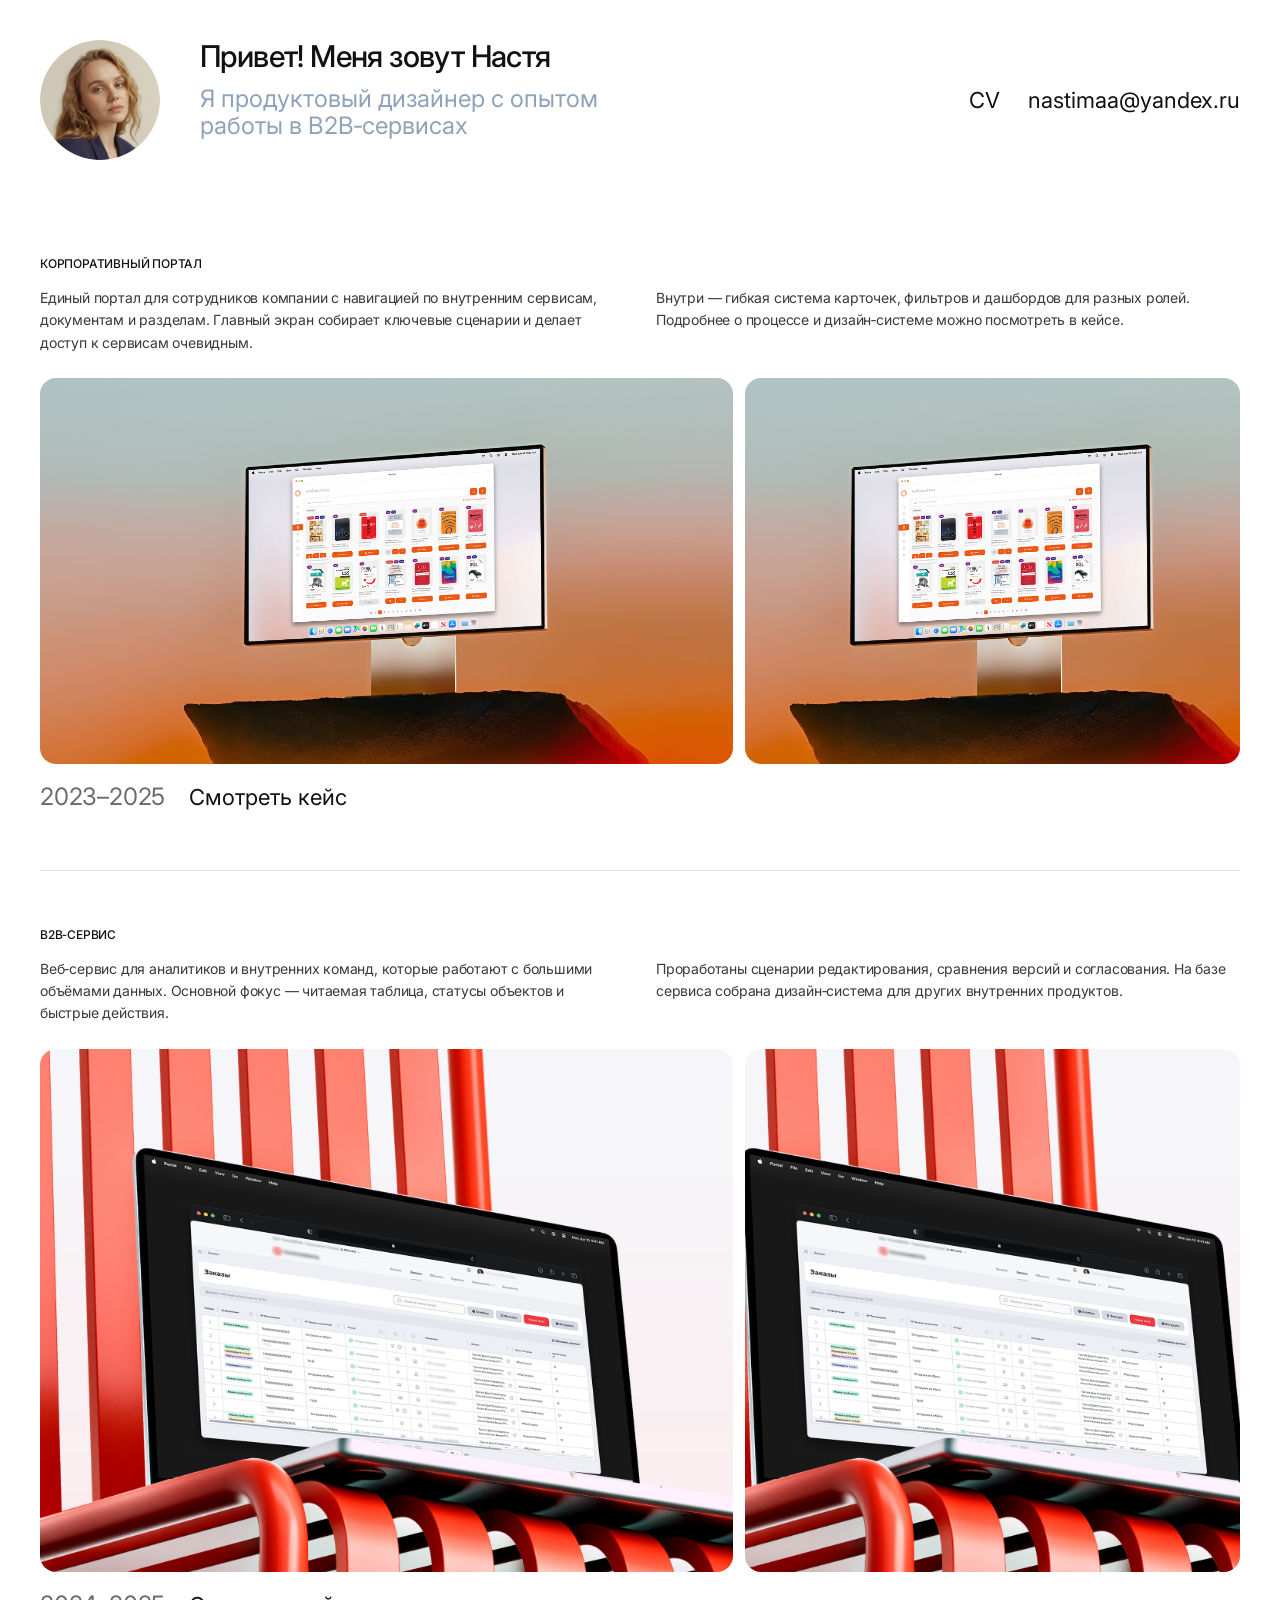
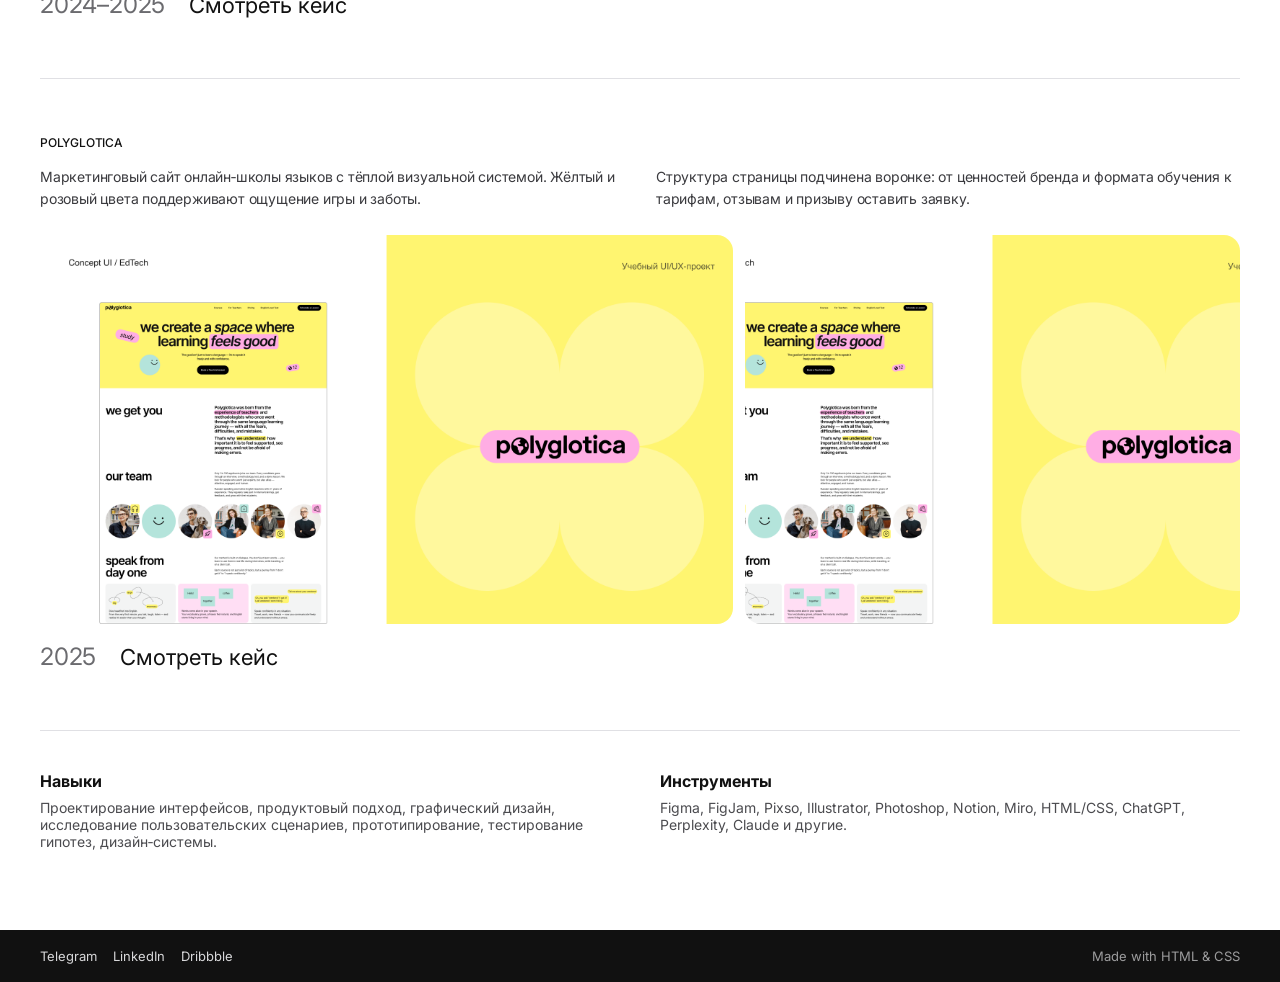
<file: index.html>
<!DOCTYPE html>
<html lang="ru">
  <head>
    <meta charset="UTF-8" />
    <meta name="viewport" content="width=device-width, initial-scale=1" />
    <title>Настя Попова — продуктовый дизайнер</title>
    <link rel="preconnect" href="https://fonts.googleapis.com" />
    <link rel="preconnect" href="https://fonts.gstatic.com" crossorigin />
    <link
      href="https://fonts.googleapis.com/css2?family=Inter:wght@400;500;600&display=swap"
      rel="stylesheet"
    />
    <link rel="stylesheet" href="styles.css" />
  </head>
  <body class="page page--home">
    <header class="site-header">
      <div class="site-header__left">
        <div class="avatar" aria-hidden="true">
          <img class="avatar__img" src="images/avatar.png" alt="Аватар Насти" />
        </div>
        <div class="hero">
          <h1 class="site-title">Привет! Меня зовут Настя</h1>
          <p class="site-subtitle">
            Я продуктовый дизайнер с опытом<br />
            работы в B2B‑сервисах
          </p>
        </div>
      </div>

      <div class="site-header__right">
        <a href="CV.pdf" class="link-muted">CV</a>
        <a href="mailto:nastimaa@yandex.ru" class="link-muted">
          nastimaa@yandex.ru
        </a>
      </div>
    </header>

    <main class="content">
      <section class="project">
        <h2 class="project__title">Корпоративный портал</h2>
        <div class="project__desc">
          <p class="project__desc-col">
            Единый портал для сотрудников компании с навигацией по внутренним
            сервисам, документам и разделам. Главный экран собирает ключевые
            сценарии и делает доступ к сервисам очевидным.
          </p>
          <p class="project__desc-col">
            Внутри — гибкая система карточек, фильтров и дашбордов для разных
            ролей. Подробнее о процессе и дизайн‑системе можно посмотреть в кейсе.
          </p>
        </div>
        <div class="project__media">
          <a href="corporate-portal.html" class="project__media-item">
            <img
              src="images/cover-corporate.png"
              alt="Корпоративный портал — главный экран"
            />
          </a>
          <a href="corporate-portal.html" class="project__media-item">
            <img
              src="images/cover-corporate.png"
              alt="Корпоративный портал — внутренние экраны"
            />
          </a>
        </div>
        <div class="project__meta">
          <div class="text-caption">2023–2025</div>
          <a href="corporate-portal.html" class="link-muted">Смотреть кейс</a>
        </div>
      </section>

      <section class="project">
        <h2 class="project__title">B2B‑сервис</h2>
        <div class="project__desc">
          <p class="project__desc-col">
            Веб‑сервис для аналитиков и внутренних команд, которые работают с
            большими объёмами данных. Основной фокус — читаемая таблица, статусы
            объектов и быстрые действия.
          </p>
          <p class="project__desc-col">
            Проработаны сценарии редактирования, сравнения версий и
            согласования. На базе сервиса собрана дизайн‑система для других
            внутренних продуктов.
          </p>
        </div>
        <div class="project__media">
          <a href="b2b-service.html" class="project__media-item">
            <img src="images/cover-b2b.png" alt="B2B‑сервис — список объектов" />
          </a>
          <a href="b2b-service.html" class="project__media-item">
            <img
              src="images/cover-b2b.png"
              alt="B2B‑сервис — карточка объекта"
            />
          </a>
        </div>
        <div class="project__meta">
          <div class="text-caption">2024–2025</div>
          <a href="b2b-service.html" class="link-muted">Смотреть кейс</a>
        </div>
      </section>

      <section class="project">
        <h2 class="project__title">Polyglotica</h2>
        <div class="project__desc">
          <p class="project__desc-col">
            Маркетинговый сайт онлайн‑школы языков с тёплой визуальной системой.
            Жёлтый и розовый цвета поддерживают ощущение игры и заботы.
          </p>
          <p class="project__desc-col">
            Структура страницы подчинена воронке: от ценностей бренда и формата
            обучения к тарифам, отзывам и призыву оставить заявку.
          </p>
        </div>
        <div class="project__media">
          <a href="polyglotica.html" class="project__media-item">
            <img
              src="images/cover-polyglotica.png"
              alt="Polyglotica — главный экран"
            />
          </a>
          <a href="polyglotica.html" class="project__media-item">
            <img
              src="images/cover-polyglotica.png"
              alt="Polyglotica — блоки лендинга"
            />
          </a>
        </div>
        <div class="project__meta">
          <div class="text-caption">2025</div>
          <a href="polyglotica.html" class="link-muted">Смотреть кейс</a>
        </div>
      </section>

      <section class="skills">
        <div class="skills__column">
          <h3 class="skills__title">Навыки</h3>
          <p class="skills__text">
            Проектирование интерфейсов, продуктовый подход, графический дизайн,
            исследование пользовательских сценариев, прототипирование,
            тестирование гипотез, дизайн‑системы.
          </p>
        </div>
        <div class="skills__column">
          <h3 class="skills__title">Инструменты</h3>
          <p class="skills__text">
            Figma, FigJam, Pixso, Illustrator, Photoshop, Notion, Miro, HTML/CSS,
            ChatGPT, Perplexity, Claude и другие.
          </p>
        </div>
      </section>
    </main>

    <footer class="site-footer">
      <nav class="footer-nav">
        <a href="#" class="footer-nav__link">Telegram</a>
        <a href="#" class="footer-nav__link">LinkedIn</a>
        <a href="#" class="footer-nav__link">Dribbble</a>
      </nav>
      <div class="site-footer__right">
        <span class="footer-tag">Made with HTML &amp; CSS</span>
      </div>
    </footer>
  </body>
</html>
</file>
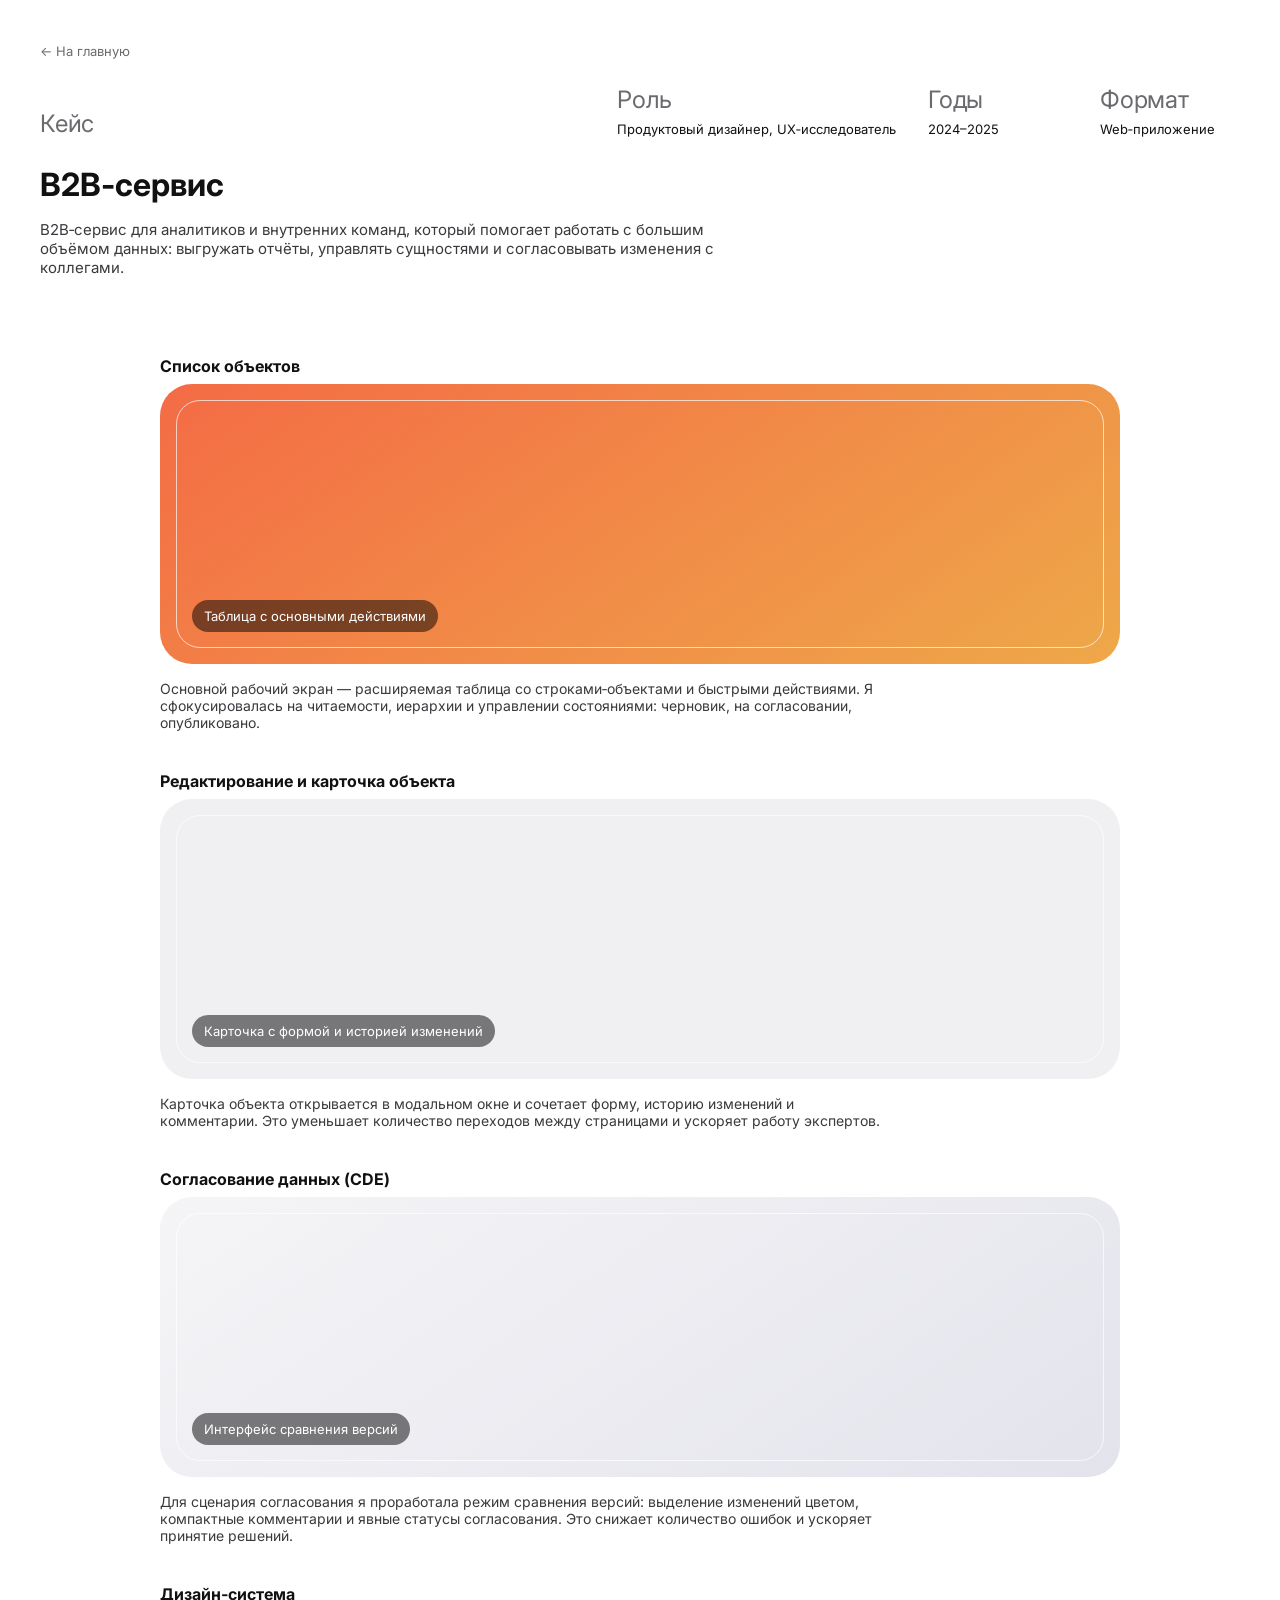
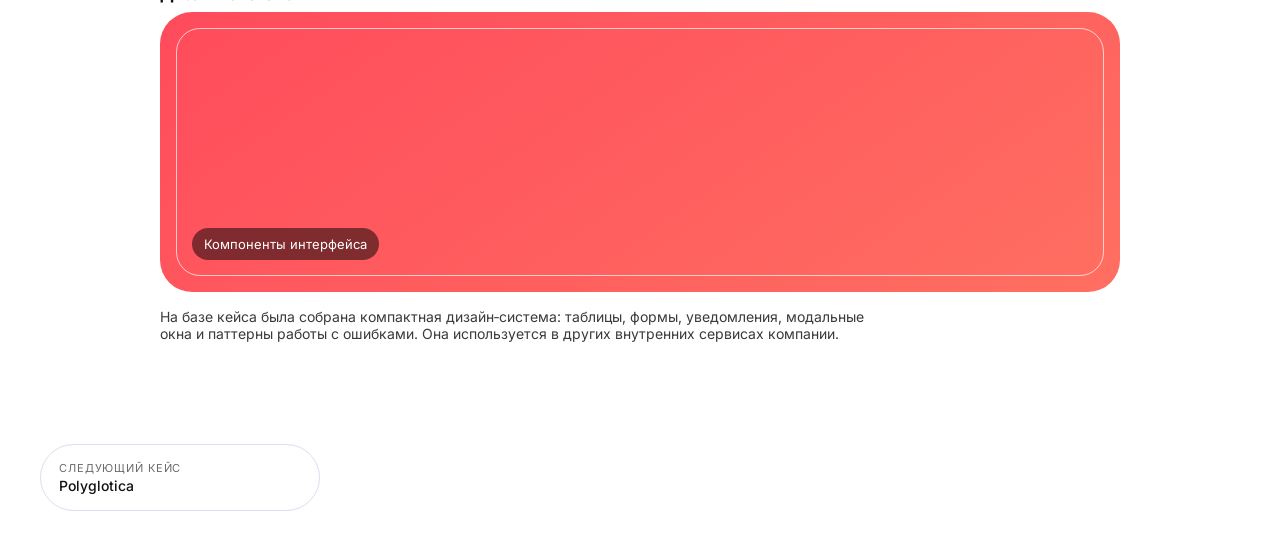
<file: b2b-service.html>
<!DOCTYPE html>
<html lang="ru">
  <head>
    <meta charset="UTF-8" />
    <meta name="viewport" content="width=device-width, initial-scale=1" />
    <title>B2B‑сервис — кейс Насти Поповой</title>
    <link rel="preconnect" href="https://fonts.googleapis.com" />
    <link rel="preconnect" href="https://fonts.gstatic.com" crossorigin />
    <link
      href="https://fonts.googleapis.com/css2?family=Inter:wght@400;500;600;700&display=swap"
      rel="stylesheet"
    />
    <link rel="stylesheet" href="styles.css" />
  </head>
  <body class="page page--case">
    <header class="case-header">
      <a href="index.html" class="back-link">← На главную</a>
      <div class="case-header__top">
        <div>
          <p class="text-caption">Кейс</p>
          <h1 class="case-title">B2B‑сервис</h1>
        </div>
        <div class="case-header__meta">
          <div class="case-header__meta-group">
            <div class="text-caption">Роль</div>
            <div class="case-header__meta-value">
              Продуктовый дизайнер, UX‑исследователь
            </div>
          </div>
          <div class="case-header__meta-group">
            <div class="text-caption">Годы</div>
            <div class="case-header__meta-value">2024–2025</div>
          </div>
          <div class="case-header__meta-group">
            <div class="text-caption">Формат</div>
            <div class="case-header__meta-value">Web‑приложение</div>
          </div>
        </div>
      </div>
      <p class="case-lead">
        B2B‑сервис для аналитиков и внутренних команд, который помогает работать
        с большим объёмом данных: выгружать отчёты, управлять сущностями и
        согласовывать изменения с коллегами.
      </p>
    </header>

    <main class="case-content">
      <section class="case-block">
        <h2 class="case-section-title">Список объектов</h2>
        <div class="case-media case-media--screen case-media--b2b">
          <span class="case-media__label">Таблица с основными действиями</span>
        </div>
        <p class="case-text">
          Основной рабочий экран — расширяемая таблица со строками‑объектами и
          быстрыми действиями. Я сфокусировалась на читаемости, иерархии и
          управлении состояниями: черновик, на согласовании, опубликовано.
        </p>
      </section>

      <section class="case-block">
        <h2 class="case-section-title">Редактирование и карточка объекта</h2>
        <div class="case-media case-media--screen">
          <span class="case-media__label">Карточка с формой и историей изменений</span>
        </div>
        <p class="case-text">
          Карточка объекта открывается в модальном окне и сочетает форму, историю
          изменений и комментарии. Это уменьшает количество переходов между
          страницами и ускоряет работу экспертов.
        </p>
      </section>

      <section class="case-block">
        <h2 class="case-section-title">Согласование данных (CDE)</h2>
        <div class="case-media case-media--screen case-media--stacked">
          <span class="case-media__label">Интерфейс сравнения версий</span>
        </div>
        <p class="case-text">
          Для сценария согласования я проработала режим сравнения версий:
          выделение изменений цветом, компактные комментарии и явные статусы
          согласования. Это снижает количество ошибок и ускоряет принятие решений.
        </p>
      </section>

      <section class="case-block">
        <h2 class="case-section-title">Дизайн‑система</h2>
        <div class="case-media case-media--screen case-media--red">
          <span class="case-media__label">Компоненты интерфейса</span>
        </div>
        <p class="case-text">
          На базе кейса была собрана компактная дизайн‑система: таблицы,
          формы, уведомления, модальные окна и паттерны работы с ошибками. Она
          используется в других внутренних сервисах компании.
        </p>
      </section>
    </main>

    <footer class="case-footer">
      <a href="polyglotica.html" class="next-case">
        <span class="next-case__label">Следующий кейс</span>
        <span class="next-case__title">Polyglotica</span>
      </a>
    </footer>
  </body>
</html>
</file>
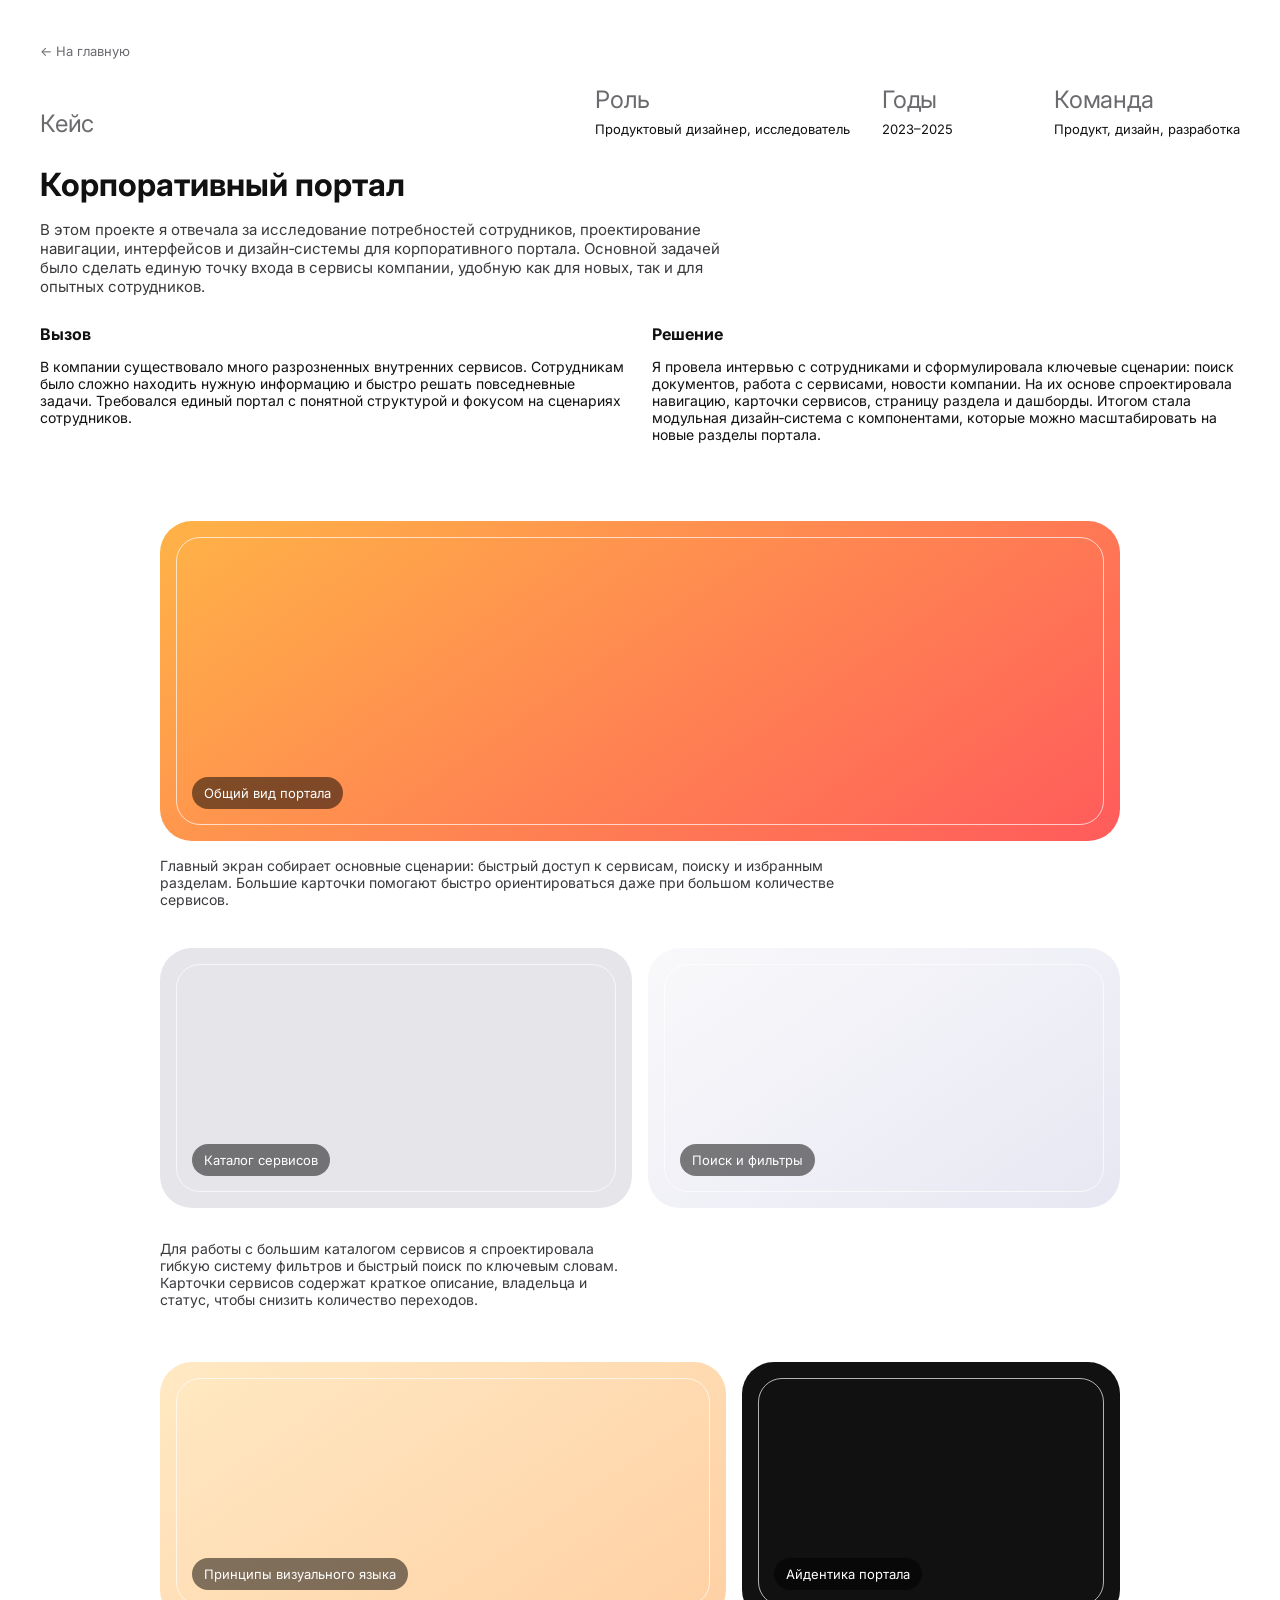
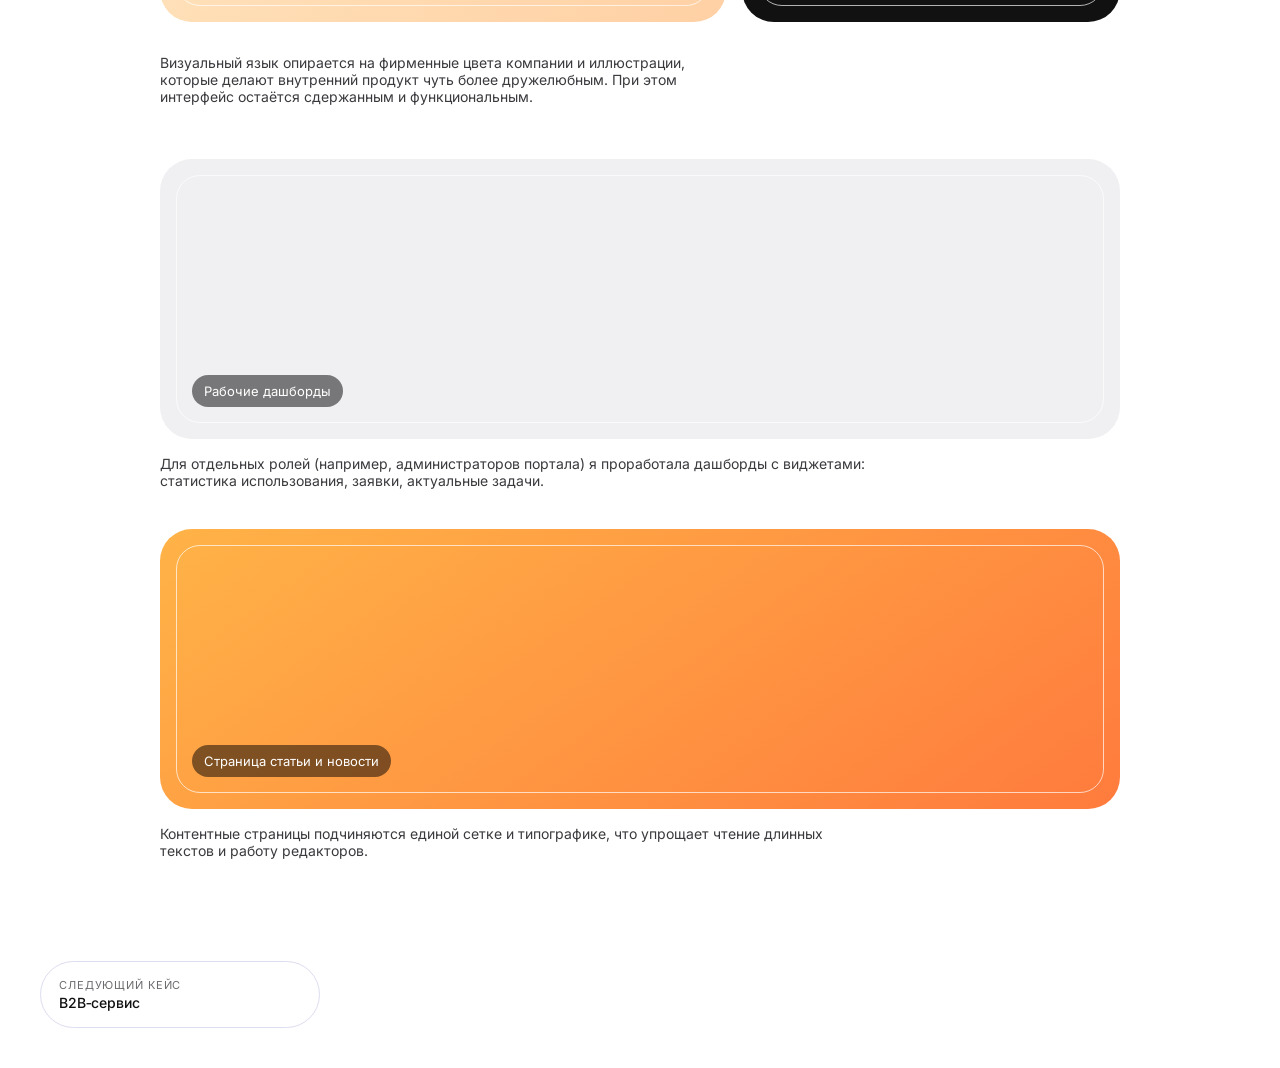
<file: corporate-portal.html>
<!DOCTYPE html>
<html lang="ru">
  <head>
    <meta charset="UTF-8" />
    <meta name="viewport" content="width=device-width, initial-scale=1" />
    <title>Корпоративный портал — кейс Насти Поповой</title>
    <link rel="preconnect" href="https://fonts.googleapis.com" />
    <link rel="preconnect" href="https://fonts.gstatic.com" crossorigin />
    <link
      href="https://fonts.googleapis.com/css2?family=Inter:wght@400;500;600;700&display=swap"
      rel="stylesheet"
    />
    <link rel="stylesheet" href="styles.css" />
  </head>
  <body class="page page--case">
    <header class="case-header">
      <a href="index.html" class="back-link">← На главную</a>
      <div class="case-header__top">
        <div>
          <p class="text-caption">Кейс</p>
          <h1 class="case-title">Корпоративный портал</h1>
        </div>
        <div class="case-header__meta">
          <div class="case-header__meta-group">
            <div class="text-caption">Роль</div>
            <div class="case-header__meta-value">
              Продуктовый дизайнер, исследователь
            </div>
          </div>
          <div class="case-header__meta-group">
            <div class="text-caption">Годы</div>
            <div class="case-header__meta-value">2023–2025</div>
          </div>
          <div class="case-header__meta-group">
            <div class="text-caption">Команда</div>
            <div class="case-header__meta-value">Продукт, дизайн, разработка</div>
          </div>
        </div>
      </div>
      <p class="case-lead">
        В этом проекте я отвечала за исследование потребностей сотрудников,
        проектирование навигации, интерфейсов и дизайн‑системы для корпоративного
        портала. Основной задачей было сделать единую точку входа в сервисы
        компании, удобную как для новых, так и для опытных сотрудников.
      </p>
      <div class="case-details">
        <div>
          <h2 class="case-section-title">Вызов</h2>
          <p>
            В компании существовало много разрозненных внутренних сервисов.
            Сотрудникам было сложно находить нужную информацию и быстро решать
            повседневные задачи. Требовался единый портал с понятной структурой и
            фокусом на сценариях сотрудников.
          </p>
        </div>
        <div>
          <h2 class="case-section-title">Решение</h2>
          <p>
            Я провела интервью с сотрудниками и сформулировала ключевые сценарии:
            поиск документов, работа с сервисами, новости компании. На их основе
            спроектировала навигацию, карточки сервисов, страницу раздела и
            дашборды. Итогом стала модульная дизайн‑система с компонентами,
            которые можно масштабировать на новые разделы портала.
          </p>
        </div>
      </div>
    </header>

    <main class="case-content">
      <section class="case-block">
        <div class="case-media case-media--large case-media--gradient">
          <span class="case-media__label">Общий вид портала</span>
        </div>
        <p class="case-text">
          Главный экран собирает основные сценарии: быстрый доступ к сервисам,
          поиску и избранным разделам. Большие карточки помогают быстро ориентироваться
          даже при большом количестве сервисов.
        </p>
      </section>

      <section class="case-block case-block--two-column">
        <div class="case-media case-media--tablet">
          <span class="case-media__label">Каталог сервисов</span>
        </div>
        <div class="case-media case-media--tablet case-media--soft">
          <span class="case-media__label">Поиск и фильтры</span>
        </div>
        <p class="case-text case-text--wide">
          Для работы с большим каталогом сервисов я спроектировала гибкую систему
          фильтров и быстрый поиск по ключевым словам. Карточки сервисов содержат
          краткое описание, владельца и статус, чтобы снизить количество переходов.
        </p>
      </section>

      <section class="case-block case-block--mixed">
        <div class="case-media case-media--wide">
          <span class="case-media__label">Принципы визуального языка</span>
        </div>
        <div class="case-media case-media--square">
          <span class="case-media__label">Айдентика портала</span>
        </div>
        <p class="case-text">
          Визуальный язык опирается на фирменные цвета компании и иллюстрации,
          которые делают внутренний продукт чуть более дружелюбным. При этом
          интерфейс остаётся сдержанным и функциональным.
        </p>
      </section>

      <section class="case-block">
        <div class="case-media case-media--screen">
          <span class="case-media__label">Рабочие дашборды</span>
        </div>
        <p class="case-text">
          Для отдельных ролей (например, администраторов портала) я проработала
          дашборды с виджетами: статистика использования, заявки, актуальные задачи.
        </p>
      </section>

      <section class="case-block">
        <div class="case-media case-media--screen case-media--orange">
          <span class="case-media__label">Страница статьи и новости</span>
        </div>
        <p class="case-text">
          Контентные страницы подчиняются единой сетке и типографике, что упрощает
          чтение длинных текстов и работу редакторов.
        </p>
      </section>
    </main>

    <footer class="case-footer">
      <a href="b2b-service.html" class="next-case">
        <span class="next-case__label">Следующий кейс</span>
        <span class="next-case__title">B2B‑сервис</span>
      </a>
    </footer>
  </body>
</html>
</file>
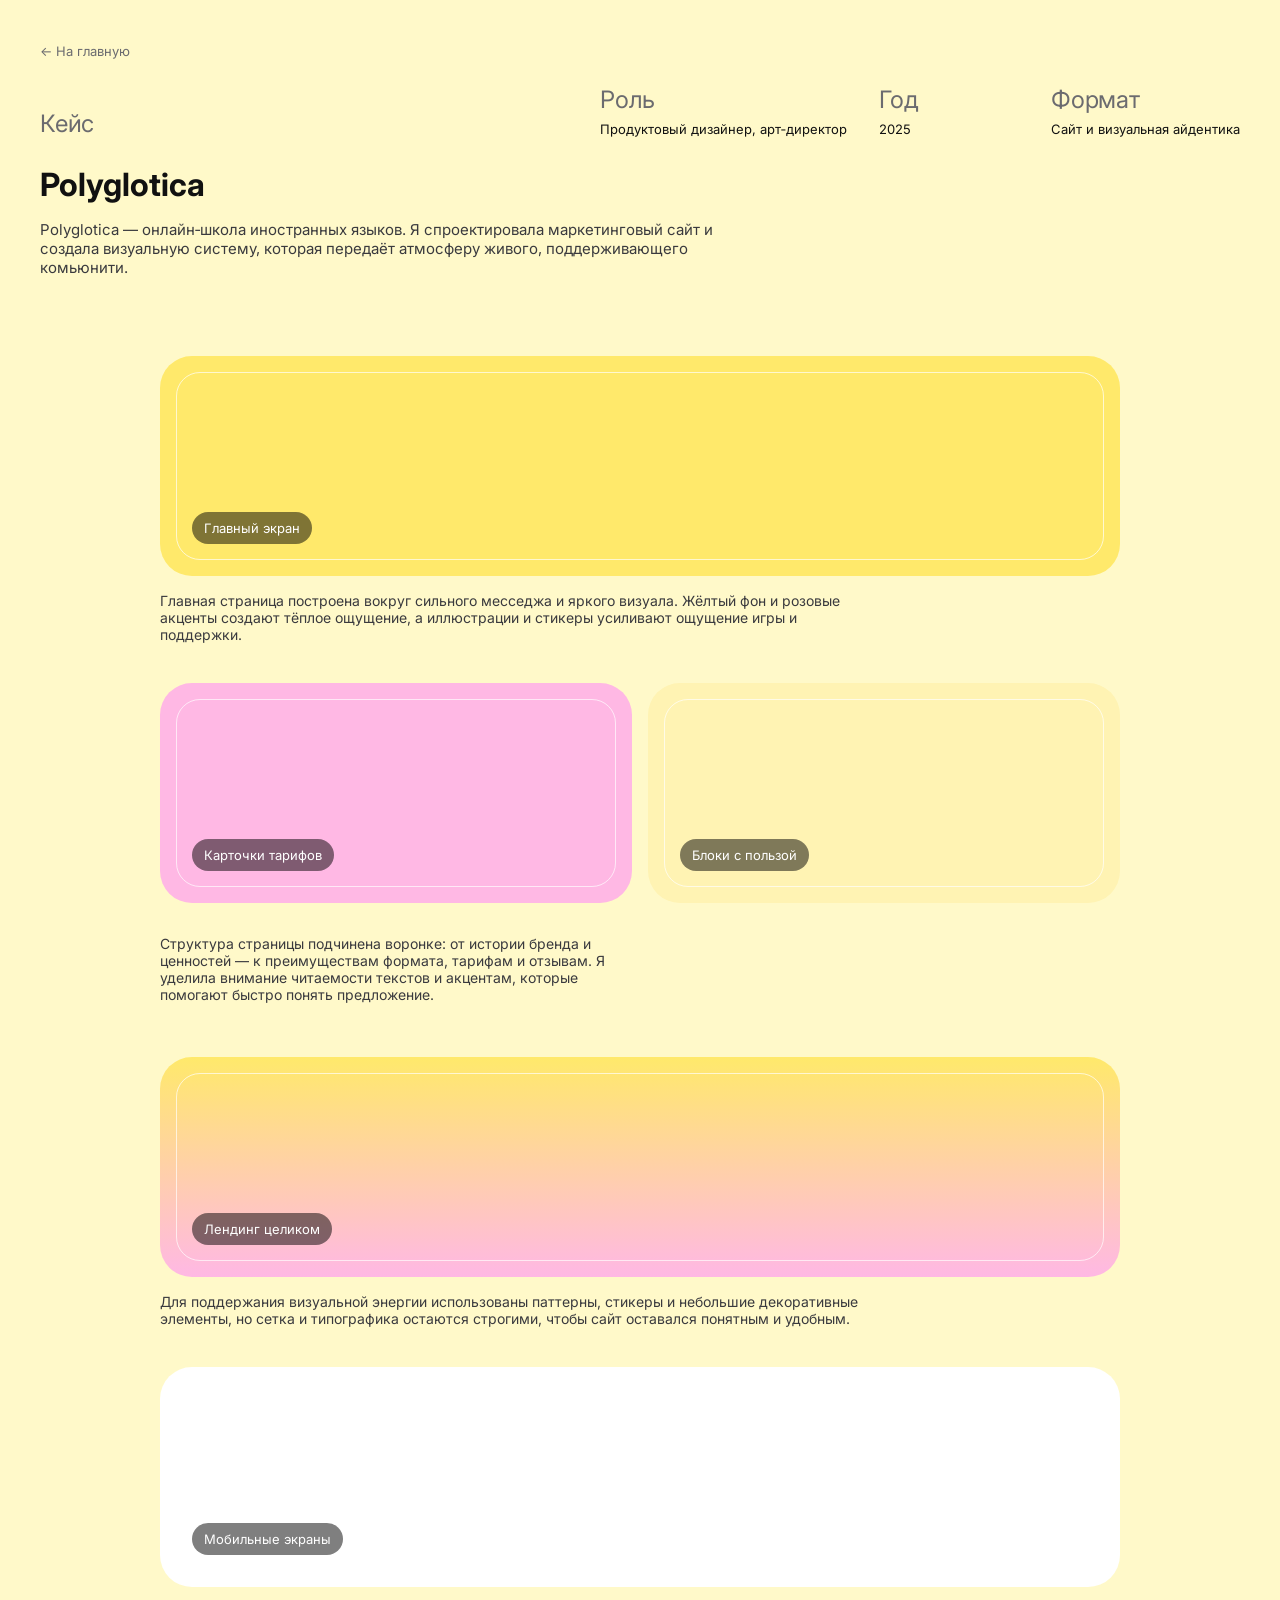
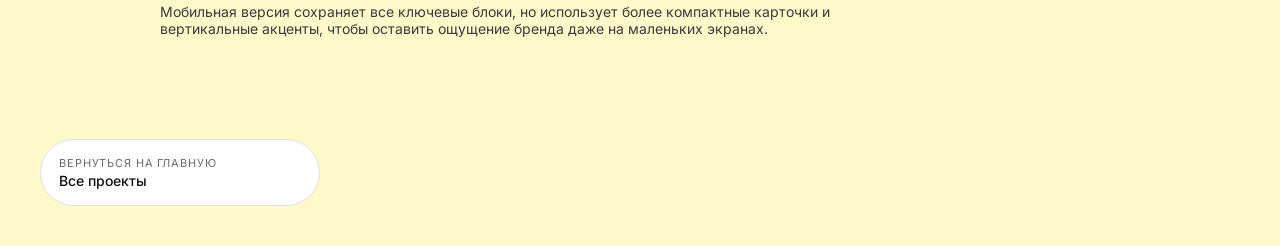
<file: polyglotica.html>
<!DOCTYPE html>
<html lang="ru">
  <head>
    <meta charset="UTF-8" />
    <meta name="viewport" content="width=device-width, initial-scale=1" />
    <title>Polyglotica — кейс Насти Поповой</title>
    <link rel="preconnect" href="https://fonts.googleapis.com" />
    <link rel="preconnect" href="https://fonts.gstatic.com" crossorigin />
    <link
      href="https://fonts.googleapis.com/css2?family=Inter:wght@400;500;600;700&display=swap"
      rel="stylesheet"
    />
    <link rel="stylesheet" href="styles.css" />
  </head>
  <body class="page page--case page--poly">
    <header class="case-header">
      <a href="index.html" class="back-link">← На главную</a>
      <div class="case-header__top">
        <div>
          <p class="text-caption">Кейс</p>
          <h1 class="case-title">Polyglotica</h1>
        </div>
        <div class="case-header__meta">
          <div class="case-header__meta-group">
            <div class="text-caption">Роль</div>
            <div class="case-header__meta-value">
              Продуктовый дизайнер, арт‑директор
            </div>
          </div>
          <div class="case-header__meta-group">
            <div class="text-caption">Год</div>
            <div class="case-header__meta-value">2025</div>
          </div>
          <div class="case-header__meta-group">
            <div class="text-caption">Формат</div>
            <div class="case-header__meta-value">
              Сайт и визуальная айдентика
            </div>
          </div>
        </div>
      </div>
      <p class="case-lead">
        Polyglotica — онлайн‑школа иностранных языков. Я спроектировала маркетинговый
        сайт и создала визуальную систему, которая передаёт атмосферу живого,
        поддерживающего комьюнити.
      </p>
    </header>

    <main class="case-content">
      <section class="case-block case-block--poly-hero">
        <div class="case-media case-media--poly-hero">
          <span class="case-media__label">Главный экран</span>
        </div>
        <p class="case-text">
          Главная страница построена вокруг сильного месседжа и яркого визуала.
          Жёлтый фон и розовые акценты создают тёплое ощущение, а иллюстрации и
          стикеры усиливают ощущение игры и поддержки.
        </p>
      </section>

      <section class="case-block case-block--two-column">
        <div class="case-media case-media--poly-card">
          <span class="case-media__label">Карточки тарифов</span>
        </div>
        <div class="case-media case-media--poly-card case-media--poly-alt">
          <span class="case-media__label">Блоки с пользой</span>
        </div>
        <p class="case-text case-text--wide">
          Структура страницы подчинена воронке: от истории бренда и ценностей — к
          преимуществам формата, тарифам и отзывам. Я уделила внимание
          читаемости текстов и акцентам, которые помогают быстро понять
          предложение.
        </p>
      </section>

      <section class="case-block">
        <div class="case-media case-media--poly-long">
          <span class="case-media__label">Лендинг целиком</span>
        </div>
        <p class="case-text">
          Для поддержания визуальной энергии использованы паттерны, стикеры и
          небольшие декоративные элементы, но сетка и типографика остаются
          строгими, чтобы сайт оставался понятным и удобным.
        </p>
      </section>

      <section class="case-block">
        <div class="case-media case-media--poly-mobile">
          <span class="case-media__label">Мобильные экраны</span>
        </div>
        <p class="case-text">
          Мобильная версия сохраняет все ключевые блоки, но использует более
          компактные карточки и вертикальные акценты, чтобы оставить ощущение
          бренда даже на маленьких экранах.
        </p>
      </section>
    </main>

    <footer class="case-footer">
      <a href="index.html" class="next-case">
        <span class="next-case__label">Вернуться на главную</span>
        <span class="next-case__title">Все проекты</span>
      </a>
    </footer>
  </body>
</html>
</file>
<file: styles.css>
/* Базовые настройки */
*,
*::before,
*::after {
  box-sizing: border-box;
}

body {
  margin: 0;
  font-family: "Inter", system-ui, -apple-system, Segoe UI, Roboto, Arial, sans-serif;
  color: #111111;
  background: #ffffff;
}

a { color: inherit; text-decoration: none; }
a:hover { text-decoration: underline; }

.page { min-height: 100vh; display: flex; flex-direction: column; }

.text-caption {
  font-size: 24px;
  line-height: 1.4;
  letter-spacing: -0.2px;
  color: #6b6b6f;
}

/* Хедер */
.site-header {
  background: #ffffff;
  padding: 40px;
  display: flex;
  justify-content: space-between;
  align-items: center;
  gap: 32px;
}

.site-header__left {
  display: flex;
  align-items: flex-start;
  gap: 40px;
  flex: 1;
  min-width: 0;
}

.hero {
  width: 454px;
  flex: 0 0 454px;
}

.avatar {
  position: relative;
  width: 120px;
  height: 120px;
  flex: 0 0 120px;
}

.avatar__img {
  width: 100%;
  height: 100%;
  border-radius: 9999px;
  object-fit: cover;
  display: block;
}

.avatar__circle { display: none; }

.site-title {
  margin: 0;
  font-weight: 500;
  font-size: 30px;
  line-height: 1.08;
  letter-spacing: -0.02em;
}

.site-subtitle {
  margin: 14px 0 0 0;
  font-weight: 400;
  font-size: 24px;
  line-height: 1.12;
  color: #8fa2b9;
  max-width: 760px;
}

.site-header__right {
  display: flex;
  align-items: center;
  gap: 28px;
  white-space: nowrap;
  margin-left: auto;
  flex-shrink: 0;
}

.link-muted {
  color: #111111;
  text-decoration: none;
  font-size: 22px;
  line-height: 1.2;
}

.link-muted:hover {
  text-decoration: underline;
  text-underline-offset: 3px;
}

/* Контент */
.content {
  padding: 0 40px 80px;
}

/* Блоки проектов */
.project {
  padding: 56px 0;
  border-top: 1px solid #e0e0e4;
}

.project:first-of-type { border-top: none; }

.project__title {
  margin: 0 0 16px;
  font-size: 12px;
  font-weight: 500;
  letter-spacing: -0.2px;
  text-transform: uppercase;
}

.project__desc {
  display: grid;
  grid-template-columns: 1fr 1fr;
  gap: 32px;
  margin-bottom: 24px;
}

.project__desc-col {
  margin: 0;
  font-size: 14px;
  line-height: 1.6;
  color: #3a3a3e;
  letter-spacing: -0.2px;
}

.project__media {
  margin-top: 24px;
  margin-bottom: 16px;
  display: grid;
  grid-template-columns: 1.4fr 1fr;
  gap: 12px;
  align-items: stretch;
}

.project__media-item {
  display: block;
  border-radius: 16px;
  overflow: hidden;
}

.project__media-item img {
  width: 100%;
  height: 100%;
  object-fit: cover;
  display: block;
}

.project__meta {
  display: flex;
  gap: 24px;
  align-items: center;
  font-size: 13px;
  margin-top: 4px;
}

/* Навыки */
.skills {
  padding-top: 40px;
  border-top: 1px solid #e0e0e4;
  display: grid;
  grid-template-columns: 1fr 1fr;
  gap: 40px;
}

.skills__title { margin: 0 0 8px; font-size: 16px; }
.skills__text { margin: 0; font-size: 14px; color: #4b4b4f; }

/* Адаптив */
@media (max-width: 900px) {
  .site-header { padding: 24px; height: auto; }
  .content { padding: 0 24px 60px; }
  .project__desc { grid-template-columns: 1fr; }
  .project__media { grid-template-columns: 1fr; }
  .skills { grid-template-columns: 1fr; }
}

/* Футер */
.site-footer {
  margin-top: auto;
  background: #111111;
  color: #f9f9fb;
  padding: 18px 40px;
  display: flex;
  align-items: center;
  justify-content: space-between;
  gap: 16px;
  font-size: 13px;
}

.footer-nav { display: flex; gap: 16px; flex-wrap: wrap; }
.footer-nav__link { color: inherit; opacity: 0.86; }
.footer-tag { opacity: 0.6; }

/* Кейсы */
.case-header {
  padding: 40px 40px 24px;
  background: #ffffff;
}

.back-link {
  display: inline-flex;
  align-items: center;
  gap: 4px;
  font-size: 13px;
  color: #6b6b6f;
  margin-bottom: 24px;
}

.case-header__top {
  display: flex;
  flex-direction: column;
  gap: 24px;
  margin-bottom: 16px;
}

@media (min-width: 900px) {
  .case-header__top {
    flex-direction: row;
    align-items: flex-start;
    justify-content: space-between;
  }
}

.case-title { margin: 4px 0 0; font-size: 32px; }

.case-header__meta {
  display: flex;
  flex-wrap: wrap;
  gap: 16px 32px;
  font-size: 13px;
}

.case-header__meta-group { min-width: 140px; }
.case-header__meta-value { margin-top: 4px; }

.case-lead {
  margin-top: 16px;
  font-size: 15px;
  max-width: 720px;
  color: #3a3a3e;
}

.case-details {
  margin-top: 28px;
  display: grid;
  grid-template-columns: 1fr;
  gap: 24px;
  font-size: 14px;
}

@media (min-width: 860px) {
  .case-details { grid-template-columns: 1.1fr 1.1fr; }
}

.case-section-title { margin: 0 0 8px; font-size: 16px; }

.case-content {
  padding: 0 40px 64px;
}

.case-block {
  margin-inline: auto;
  margin-top: 40px;
  max-width: 960px;
}

.case-media {
  border-radius: 32px;
  padding: 32px;
  background: #e6e6ea;
  position: relative;
  overflow: hidden;
  min-height: 220px;
  display: flex;
  align-items: flex-end;
}

.case-media::before {
  content: "";
  position: absolute;
  inset: 16px;
  border-radius: 24px;
  border: 1px solid rgba(255, 255, 255, 0.9);
  opacity: 0.75;
}

.case-media__label {
  position: relative;
  z-index: 1;
  padding: 8px 12px;
  border-radius: 999px;
  background: rgba(0, 0, 0, 0.5);
  color: #ffffff;
  font-size: 13px;
}

.case-media--large { min-height: 320px; }
.case-media--gradient { background-image: linear-gradient(145deg, #ffb347, #ff5b5b); }
.case-media--soft { background-image: linear-gradient(145deg, #f9f9fb, #e7e7f3); }
.case-media--tablet { min-height: 260px; }
.case-media--wide { min-height: 260px; background-image: linear-gradient(145deg, #ffe9c3, #ffd0a4); }
.case-media--square { min-height: 260px; background: #111111; }
.case-media--screen { min-height: 280px; background: #f0f0f3; }
.case-media--orange { background-image: linear-gradient(145deg, #ffb347, #ff7b3d); }
.case-media--b2b { background-image: linear-gradient(145deg, #f46b45, #eea849); }
.case-media--stacked { background-image: linear-gradient(145deg, #f5f5f7, #e3e3ec); }
.case-media--red { background-image: linear-gradient(145deg, #ff4b5c, #ff6f61); }

.case-text { margin-top: 16px; font-size: 14px; color: #3a3a3e; max-width: 720px; }
.case-text--wide { max-width: none; }

.case-block--two-column {
  display: grid;
  grid-template-columns: 1fr;
  gap: 16px;
}

@media (min-width: 900px) {
  .case-block--two-column { grid-template-columns: minmax(0, 1fr) minmax(0, 1fr); }
}

.case-block--mixed {
  display: grid;
  grid-template-columns: 1fr;
  gap: 16px;
}

@media (min-width: 900px) {
  .case-block--mixed { grid-template-columns: 1.2fr 0.8fr; }
}

.case-footer { padding: 24px 40px 40px; }

.next-case {
  display: flex;
  flex-direction: column;
  gap: 2px;
  padding: 16px 18px;
  border-radius: 999px;
  border: 1px solid #ddddf0;
  background: #ffffff;
  max-width: 280px;
  font-size: 14px;
}

.next-case__label { font-size: 11px; text-transform: uppercase; letter-spacing: 0.08em; color: #6b6b6f; }
.next-case__title { font-weight: 500; }

/* Polyglotica */
.page--poly { background: #fff9c9; }
.page--poly .case-header { background: #fff9c9; }
.case-block--poly-hero .case-media,
.case-media--poly-hero { background: #ffe96b; }
.case-media--poly-card { background: #ffb8e4; }
.case-media--poly-alt { background: #fff3b3; }
.case-media--poly-long { background: linear-gradient(180deg, #ffe96b 0%, #ffb8e4 100%); }
.case-media--poly-mobile { background: #ffffff; }
</file>
